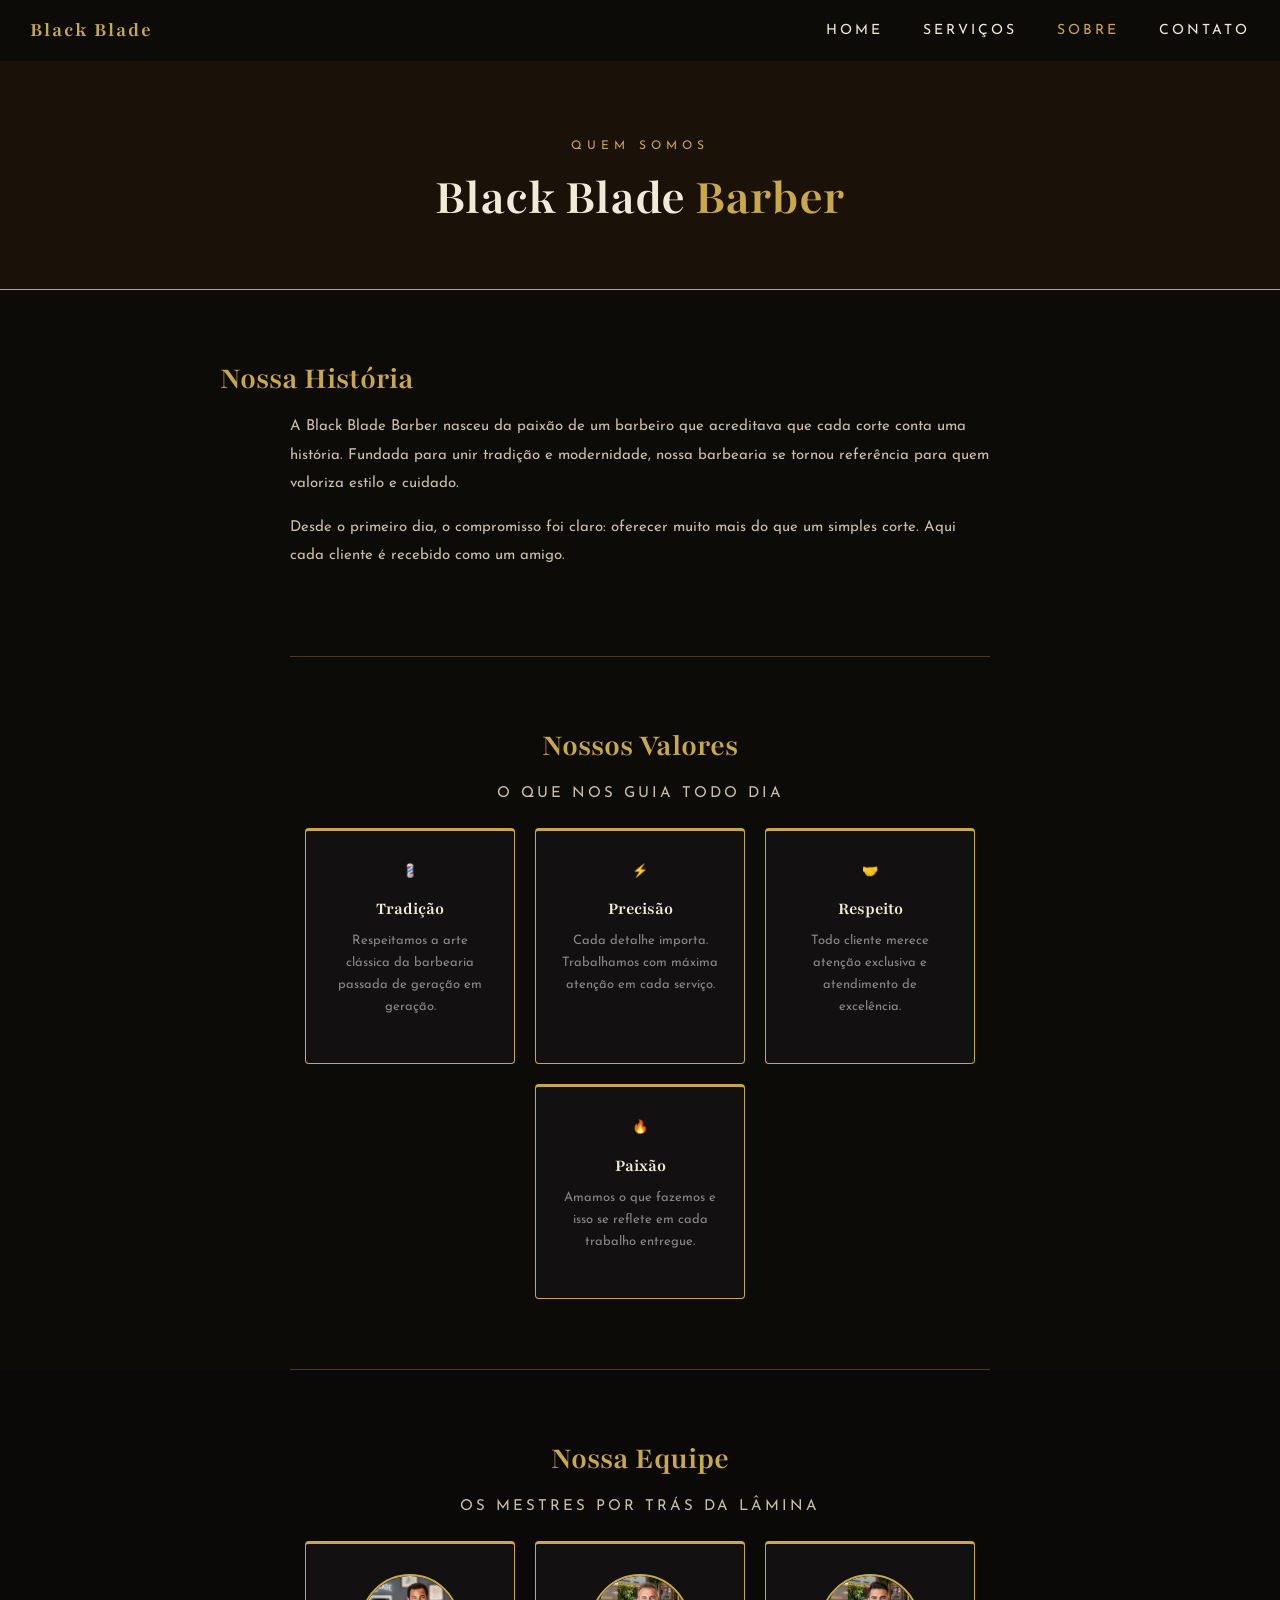
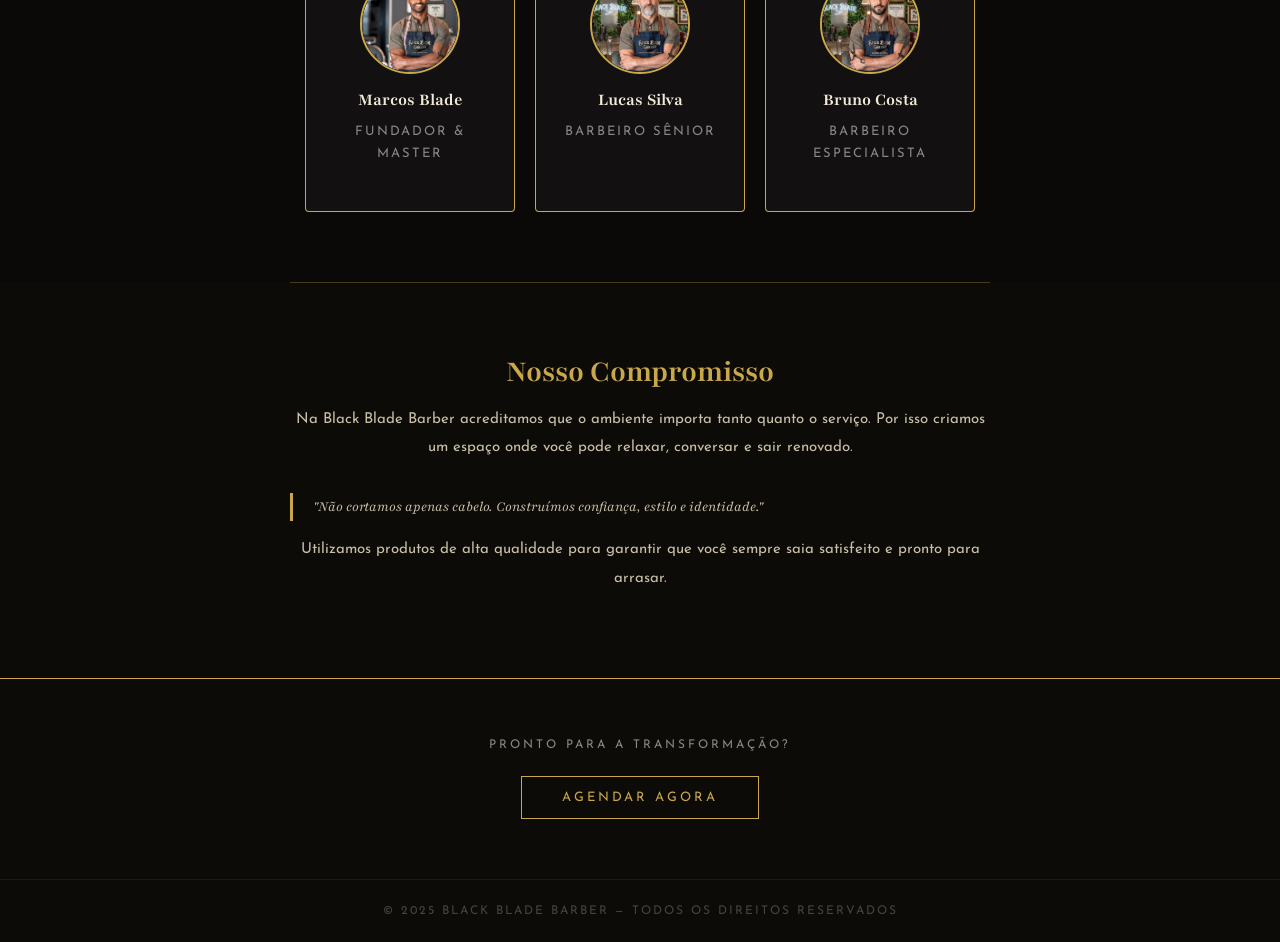
<file: sobre.html>
<!DOCTYPE html>
<html lang="pt-BR">

<head>
  <meta charset="UTF-8">
  <meta name="viewport" content="width=device-width, initial-scale=1.0">
  <title>Sobre | Black Blade Barber</title>

  <!-- Fontes do projeto -->
  <link href="https://fonts.googleapis.com/css2?family=Playfair:ital,opsz,wght@0,5..1200,300..900;1,5..1200,300..900&family=Josefin+Sans:ital,wght@0,100..700;1,100..700&display=swap" rel="stylesheet">

  <!-- CSS externo -->
  <link rel="stylesheet" href="css/sobre.css">
</head>

<body>

  <!-- NAVBAR: logo à esquerda, links à direita -->
  <nav>
    <a href="index.html" class="nav-logo">Black Blade</a>

    <div class="nav-links">
      <a href="index.html">Home</a>
      <a href="servicos.html">Serviços</a>
      <a href="sobre.html" class="ativo">Sobre</a>
      <a href="contato.html">Contato</a>
    </div>
  </nav>

  <!-- TÍTULO DA PÁGINA -->
  <div class="topo">
    <p class="subtitulo-topo">Quem somos</p>
    <h1>Black Blade <span>Barber</span></h1>
  </div>

  <!-- SEÇÃO: NOSSA HISTÓRIA -->
  <section class="secao">
    <h2>Nossa História</h2>
    <p>
      A Black Blade Barber nasceu da paixão de um barbeiro que acreditava que
      cada corte conta uma história. Fundada para unir tradição e modernidade,
      nossa barbearia se tornou referência para quem valoriza estilo e cuidado.
    </p>
    <p>
      Desde o primeiro dia, o compromisso foi claro: oferecer muito mais do que
      um simples corte. Aqui cada cliente é recebido como um amigo.
    </p>
  </section>

  <!-- LINHA SEPARADORA -->
    <hr class="divisor"> 

  <!-- SEÇÃO: NOSSOS VALORES -->
  <section class="secao centralizado">
    <h2>Nossos Valores</h2>
    <p class="descricao-secao">O que nos guia todo dia</p>

    <!-- CARDS DOS VALORES -->
    <div class="cards">

      <div class="card">
        <p class="icone-card">💈</p>
        <h3>Tradição</h3>
        <p>Respeitamos a arte clássica da barbearia passada de geração em geração.</p>
      </div>

      <div class="card">
        <p class="icone-card">⚡</p>
        <h3>Precisão</h3>
        <p>Cada detalhe importa. Trabalhamos com máxima atenção em cada serviço.</p>
      </div>

      <div class="card">
        <p class="icone-card">🤝</p>
        <h3>Respeito</h3>
        <p>Todo cliente merece atenção exclusiva e atendimento de excelência.</p>
      </div>

      <div class="card">
        <p class="icone-card">🔥</p>
        <h3>Paixão</h3>
        <p>Amamos o que fazemos e isso se reflete em cada trabalho entregue.</p>
      </div>

    </div>
  </section>

  <!-- LINHA SEPARADORA -->
  <hr class="divisor">

  <!-- SEÇÃO: NOSSA EQUIPE -->
  <section class="secao centralizado secao-escura">
    <h2>Nossa Equipe</h2>
    <p class="descricao-secao">Os mestres por trás da lâmina</p>

    <!-- CARDS DA EQUIPE -->
    <div class="cards">

      <div class="card">
<div class="avatar">
  <img src="img/barbeiro1.png" alt="Marcos Blade">
</div>
        <h3>Marcos Blade</h3>
        <p class="cargo">Fundador & Master</p>
      </div>

<div class="card">
        <div class="avatar">
          <img src="img/barbeiro2.png" alt="Lucas Silva">
        </div>
        <h3>Lucas Silva</h3>
        <p class="cargo">Barbeiro Sênior</p>
      </div>

<div class="card">
        <div class="avatar">
          <img src="img/barbeiro3.png" alt="Bruno Costa">
        </div>
        <h3>Bruno Costa</h3>
        <p class="cargo">Barbeiro Especialista</p>
      </div>

    </div>
  </section>

  <!-- LINHA SEPARADORA -->
  <hr class="divisor">

  <!-- SEÇÃO: NOSSO COMPROMISSO -->
  <section class="secao centralizado">
    <h2>Nosso Compromisso</h2>
    <p>
      Na Black Blade Barber acreditamos que o ambiente importa tanto quanto o serviço.
      Por isso criamos um espaço onde você pode relaxar, conversar e sair renovado.
    </p>

    <!-- FRASE EM DESTAQUE -->
    <p class="frase-destaque">
      "Não cortamos apenas cabelo. Construímos confiança, estilo e identidade."
    </p>

    <p>
      Utilizamos produtos de alta qualidade para garantir que você sempre
      saia satisfeito e pronto para arrasar.
    </p>
  </section>

  <!-- BOTÃO DE AGENDAMENTO -->
  <div class="area-botao">
    <p>Pronto para a transformação?</p>
    <a href="contato.html" class="botao">Agendar agora</a>
  </div>

  <!-- RODAPÉ -->
  <footer>
    <p>&copy; 2025 Black Blade Barber — Todos os direitos reservados</p>
  </footer>

</body>
</html>
</file>
<file: css/sobre.css>
/* =============================================
   VARIÁVEIS DE COR DO PROJETO
   Definidas aqui para usar em todo o arquivo
   com var(--nome-da-variavel)
   ============================================= */
:root {
  --gold1: #C9A84C;
  --gold2: #E8C97A;
  --cream: #F2EAD8;
  --dark:  #0D0B08;
  --red:   #8B1A1A;
}


/* =============================================
   RESET BÁSICO
   Remove margens e paddings padrão do navegador
   ============================================= */
* {
  margin: 0;
  padding: 0;
  box-sizing: border-box;
}


/* =============================================
   BODY — configuração geral da página
   ============================================= */
body {
  background-color: var(--dark);
  color: var(--cream);
  font-family: 'Josefin Sans', sans-serif;
}


/* =============================================
   NAVBAR
   ============================================= */
nav {
  /* position fixed = fica presa no topo da tela */
  position: fixed;
  top: 0;
  left: 0;
  width: 100%;

  /* space-between = logo vai para esquerda, links vão para direita */
  display: flex;
  justify-content: space-between;
  align-items: center;

  padding: 18px 30px;
  background-color: var(--dark);
 /* border-bottom: 1px solid var(--gold1); /*LINHA EM BAIO  DO MENU - GOLD */

  /* z-index alto = fica na frente de tudo */
  z-index: 100;
}

/* Logo "Black Blade" — fica no lado esquerdo */
.nav-logo {
  font-family: 'Playfair', serif; /* fonte diferente para destacar o logo */
  font-size: 1.3rem;
  font-weight: 700;
  color: var(--gold1);            /* dourado para dar destaque */
  text-decoration: none;
  letter-spacing: 2px;
  transition: color 0.3s;
}

.nav-logo:hover {
  color: var(--gold2); /* dourado mais claro no hover */
}

/* Div que agrupa os links — fica no lado direito */
.nav-links {
  display: flex;   /* coloca os links lado a lado */
  align-items: center;
  gap: 40px;       /* espaço entre cada link */
}

.nav-links a {
  color: var(--cream);
  text-decoration: none;
  font-size: 14px;
  letter-spacing: 3px;
  text-transform: uppercase;
  transition: color 0.3s;
}

/* Muda a cor ao passar o mouse */
.nav-links a:hover {
  color: var(--gold1);
}

/* Classe para marcar o link da página atual */
.nav-links a.ativo {
  color: var(--gold1);
}


/* =============================================
   TOPO DA PÁGINA (título principal)
   ============================================= */
.topo {
  /* margin-top para não ficar atrás da navbar fixa */
  margin-top: 60px;

  text-align: center;
  padding: 80px 30px 60px;
  background-color: #1a1108;
  border-bottom: 1px solid var(--gold1);
}

.topo .subtitulo-topo {
  font-size: 12px;
  letter-spacing: 5px;
  color: var(--gold1);
  text-transform: uppercase;
  margin-bottom: 15px;
}

.topo h1 {
  font-family: 'Playfair', serif;
  font-size: 52px;
  color: var(--cream);
}

/* Deixa a palavra "Barber" dourada */
.topo h1 span {
  color: var(--gold1);
}


/* =============================================
   SEÇÕES — padrão de espaçamento de cada bloco
   ============================================= */
.secao {
  max-width: 900px;
  margin: 0 auto;      /* centraliza o bloco na página */
  padding: 70px 30px;
}

/* Centraliza o texto da seção */
.centralizado {
  text-align: center;
}

/* Seção com fundo levemente diferente */
.secao-escura {
  background-color: #0a0908;
  max-width: 100%;      /* ocupa a largura toda */
  padding: 70px 30px;
}

/* Títulos H2 de cada seção */
.secao h2,
.secao-escura h2 {
  font-family: 'Playfair', serif;
  font-size: 32px;
  color: var(--gold1);
  margin-bottom: 15px;
}

/* Texto descritivo abaixo do título */
.descricao-secao {
  font-size: 12px;
  letter-spacing: 3px;
  color: #888888;
  text-transform: uppercase;
  margin-bottom: 50px;
}

/* Parágrafos das seções */
.secao p {
  font-size: 15px;
  line-height: 1.9;
  color: #c9bfa8;
  margin-bottom: 15px;
  max-width: 700px;
  margin-left: auto;
  margin-right: auto;
}


/* =============================================
   FRASE EM DESTAQUE
   ============================================= */
.frase-destaque {
  font-family: 'Playfair', serif;
  font-size: 20px;
  font-style: italic;
  color: var(--cream);

  /* Barra dourada na esquerda */
  border-left: 3px solid var(--gold1);
  padding-left: 20px;

  text-align: left;
  max-width: 600px;
  margin: 30px auto;
}


/* =============================================
   LINHA DIVISORA ENTRE SEÇÕES
   ============================================= */
.divisor {
  border: none;
  border-top: 1px solid var(--gold1);
  opacity: 0.3;
  max-width: 700px;
  margin: 0 auto;
}


/* =============================================
   CARDS (valores e equipe)
   ============================================= */

/* Container dos cards — coloca eles lado a lado */
.cards {
  display: flex;
  justify-content: center;
  flex-wrap: wrap;   /* se não couber, vai para a linha de baixo */
  gap: 20px;
  margin-top: 20px;
}

/* Card individual */
.card {
  background-color: #121010;
  border: 1px solid var(--gold1);
  border-top: 3px solid var(--gold1);
  border-radius: 4px;
  padding: 30px 25px;
  width: 210px;
  text-align: center;
}

/* Muda a aparência ao passar o mouse */
.card:hover {
  background-color: #1a1710;
}

/* Ícone emoji do card */
.icone-card {
  font-size: 36px;
  margin-bottom: 15px;
}

/* Título do card */
.card h3 {
  font-family: 'Playfair', serif;
  font-size: 18px;
  color: var(--cream);
  margin-bottom: 10px;
}

/* Texto do card */
.card p {
  font-size: 13px;
  color: #888888;
  line-height: 1.7;
}

/* Cargo dos barbeiros */
.cargo {
  font-size: 12px;
  letter-spacing: 2px;
  color: var(--gold1);
  text-transform: uppercase;
}

.avatar {
  width: 100px;
  height: 100px;
  margin: 0 auto 15px;
  border: 2px solid var(--gold1);
  border-radius: 50%;
  overflow: hidden;
}

.avatar img {
  width: 100%;
  height: 100%;
  object-fit: cover;
  border-radius: 50%;
}

/* =============================================
   ÁREA DO BOTÃO DE AGENDAMENTO
   ============================================= */
.area-botao {
  text-align: center;
  padding: 60px 30px;
  border-top: 1px solid var(--gold1);
}

.area-botao p {
  font-size: 12px;
  letter-spacing: 3px;
  color: #888888;
  text-transform: uppercase;
  margin-bottom: 25px;
}

/* Botão de agendamento */
.botao {
  display: inline-block;
  padding: 14px 40px;
  border: 1px solid var(--gold1);
  color: var(--gold1);
  text-decoration: none;
  font-size: 13px;
  letter-spacing: 3px;
  text-transform: uppercase;
}

/* Efeito ao passar o mouse: fundo dourado, texto escuro */
.botao:hover {
  background-color: var(--gold1);
  color: var(--dark);
}


/* =============================================
   RODAPÉ
   ============================================= */
footer {
  text-align: center;
  padding: 25px;
  font-size: 12px;
  color: #444444;
  letter-spacing: 2px;
  text-transform: uppercase;
  border-top: 1px solid #1a1a1a;
}
</file>
